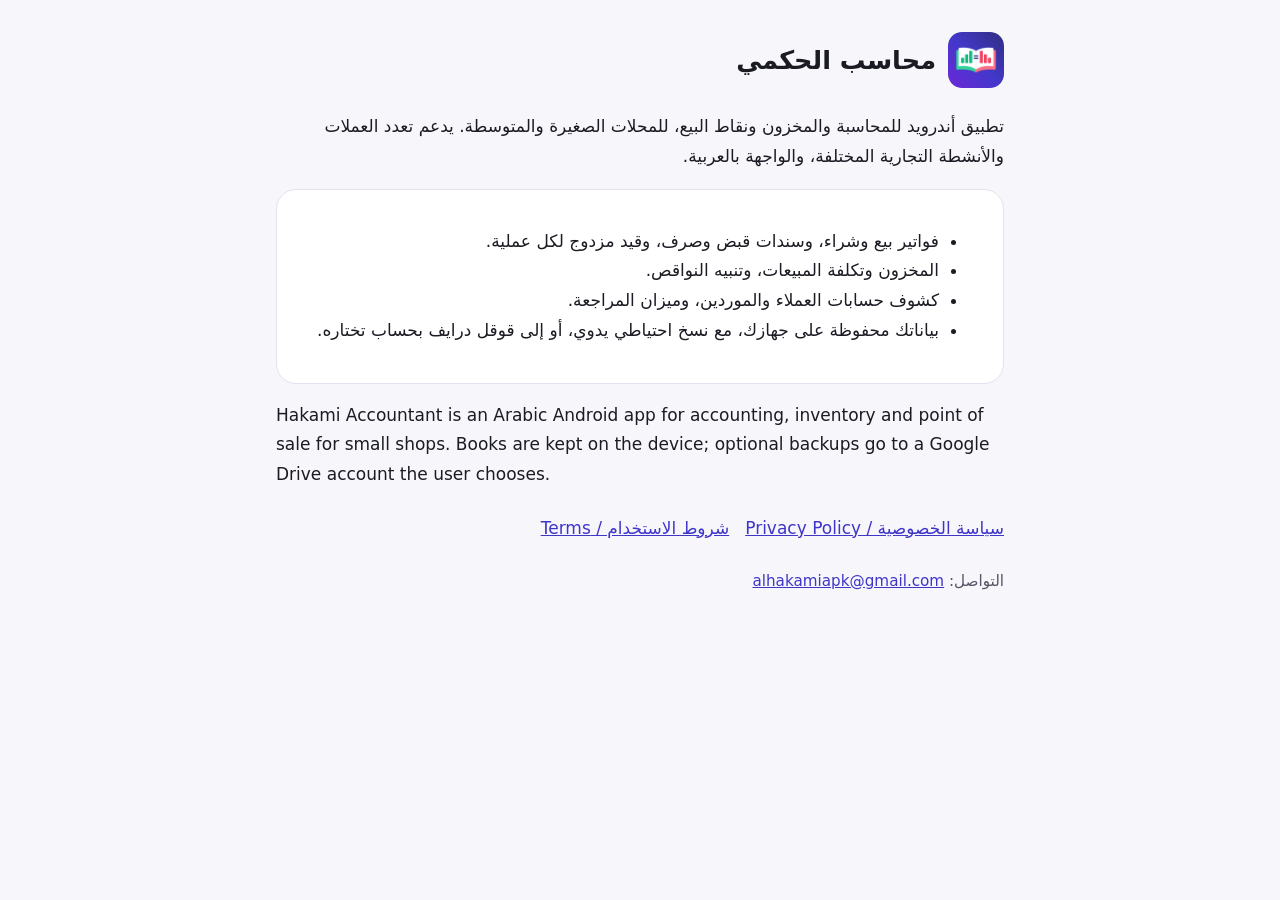
<file: index.html>
<!doctype html>
<html lang="ar" dir="rtl">
<head>
<meta charset="utf-8">
<meta name="viewport" content="width=device-width, initial-scale=1">
<title>محاسب الحكمي</title>
<link rel="stylesheet" href="style.css">
</head>
<body>
<main>
<header><img src="logo-512.png" alt="شعار محاسب الحكمي"><h1>محاسب الحكمي</h1></header>
<p>تطبيق أندرويد للمحاسبة والمخزون ونقاط البيع، للمحلات الصغيرة والمتوسطة. يدعم تعدد العملات والأنشطة التجارية المختلفة، والواجهة بالعربية.</p>
<section class="card">
<ul>
<li>فواتير بيع وشراء، وسندات قبض وصرف، وقيد مزدوج لكل عملية.</li>
<li>المخزون وتكلفة المبيعات، وتنبيه النواقص.</li>
<li>كشوف حسابات العملاء والموردين، وميزان المراجعة.</li>
<li>بياناتك محفوظة على جهازك، مع نسخ احتياطي يدوي، أو إلى قوقل درايف بحساب تختاره.</li>
</ul>
</section>
<p lang="en">Hakami Accountant is an Arabic Android app for accounting, inventory and point of sale for small shops. Books are kept on the device; optional backups go to a Google Drive account the user chooses.</p>
<nav><a href="privacy.html">سياسة الخصوصية / Privacy Policy</a><a href="terms.html">شروط الاستخدام / Terms</a></nav>
<p class="muted">التواصل: <a href="mailto:alhakamiapk@gmail.com">alhakamiapk@gmail.com</a></p>
</main>
</body>
</html>
</file>
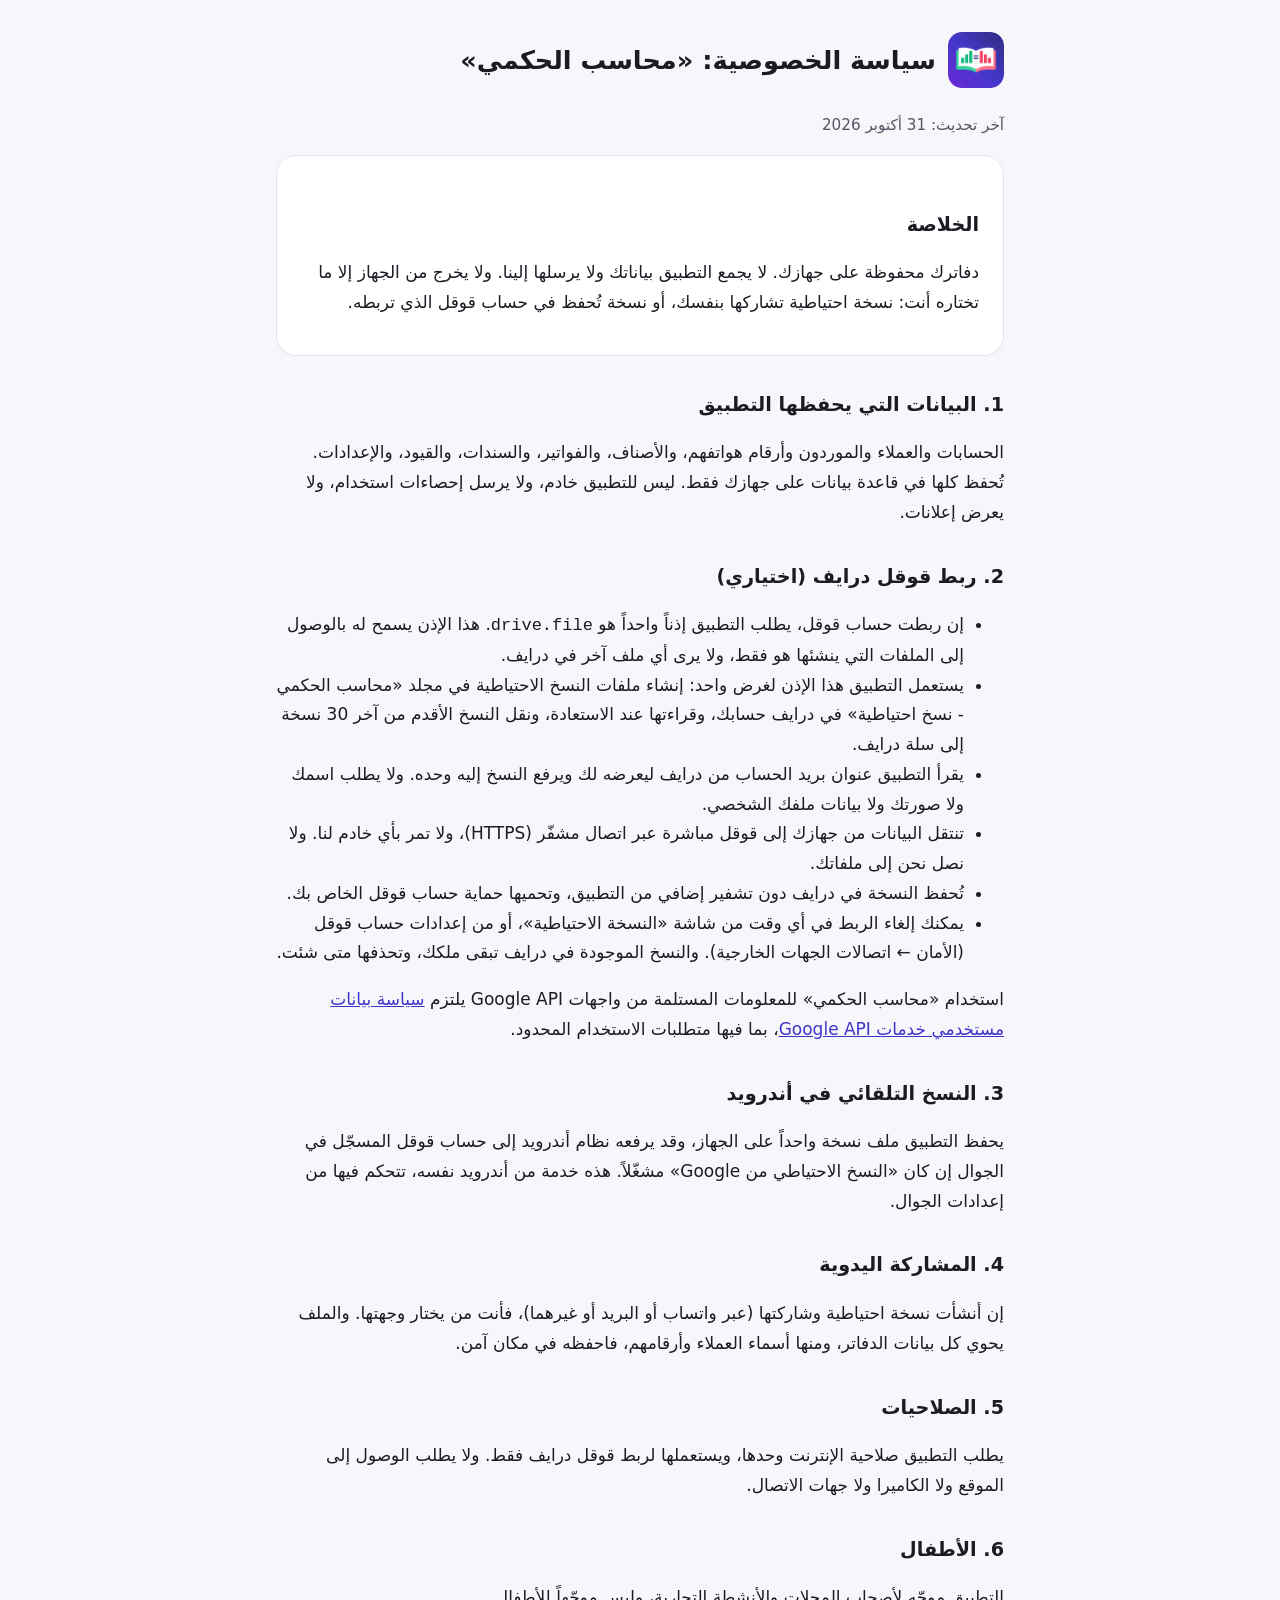
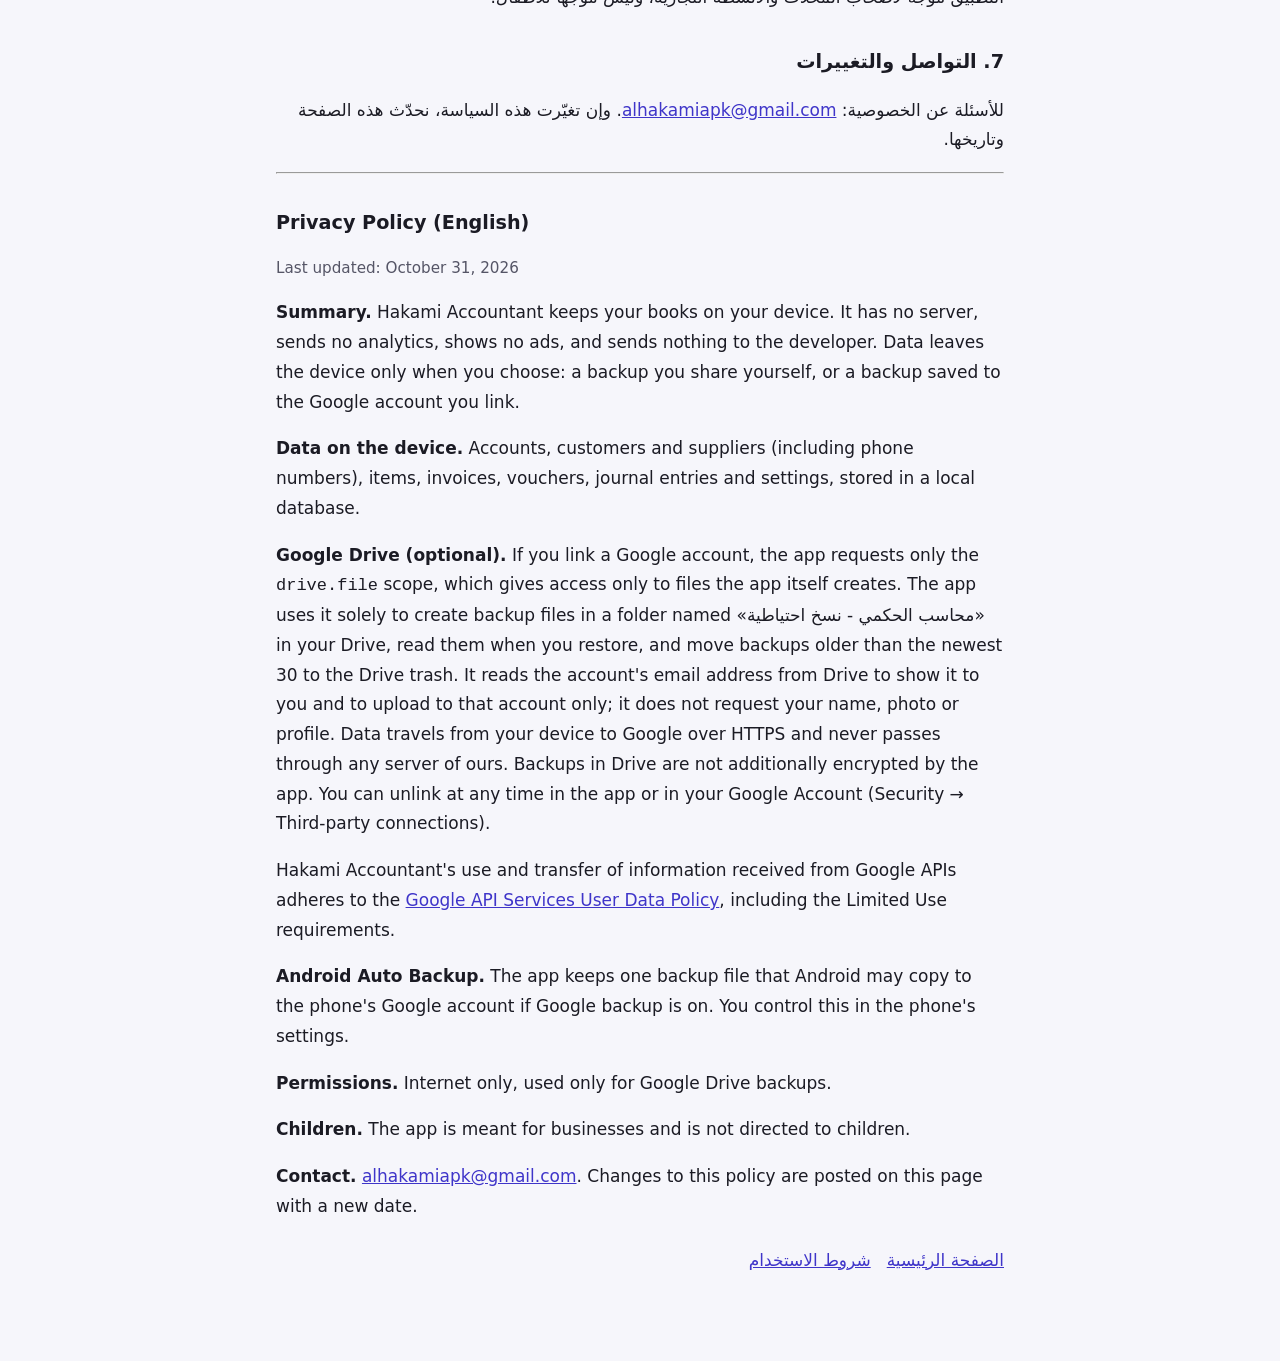
<file: privacy.html>
<!doctype html>
<html lang="ar" dir="rtl">
<head>
<meta charset="utf-8">
<meta name="viewport" content="width=device-width, initial-scale=1">
<title>سياسة الخصوصية - محاسب الحكمي</title>
<link rel="stylesheet" href="style.css">
</head>
<body>
<main>
<header><img src="logo-512.png" alt=""><h1>سياسة الخصوصية: «محاسب الحكمي»</h1></header>
<p class="muted">آخر تحديث: 31 أكتوبر 2026</p>

<section class="card">
<h2>الخلاصة</h2>
<p>دفاترك محفوظة على جهازك. لا يجمع التطبيق بياناتك ولا يرسلها إلينا. ولا يخرج من الجهاز إلا ما تختاره أنت: نسخة احتياطية تشاركها بنفسك، أو نسخة تُحفظ في حساب قوقل الذي تربطه.</p>
</section>

<h2>1. البيانات التي يحفظها التطبيق</h2>
<p>الحسابات والعملاء والموردون وأرقام هواتفهم، والأصناف، والفواتير، والسندات، والقيود، والإعدادات. تُحفظ كلها في قاعدة بيانات على جهازك فقط. ليس للتطبيق خادم، ولا يرسل إحصاءات استخدام، ولا يعرض إعلانات.</p>

<h2>2. ربط قوقل درايف (اختياري)</h2>
<ul>
<li>إن ربطت حساب قوقل، يطلب التطبيق إذناً واحداً هو <code>drive.file</code>. هذا الإذن يسمح له بالوصول إلى الملفات التي ينشئها هو فقط، ولا يرى أي ملف آخر في درايف.</li>
<li>يستعمل التطبيق هذا الإذن لغرض واحد: إنشاء ملفات النسخ الاحتياطية في مجلد «محاسب الحكمي - نسخ احتياطية» في درايف حسابك، وقراءتها عند الاستعادة، ونقل النسخ الأقدم من آخر 30 نسخة إلى سلة درايف.</li>
<li>يقرأ التطبيق عنوان بريد الحساب من درايف ليعرضه لك ويرفع النسخ إليه وحده. ولا يطلب اسمك ولا صورتك ولا بيانات ملفك الشخصي.</li>
<li>تنتقل البيانات من جهازك إلى قوقل مباشرة عبر اتصال مشفّر (HTTPS)، ولا تمر بأي خادم لنا. ولا نصل نحن إلى ملفاتك.</li>
<li>تُحفظ النسخة في درايف دون تشفير إضافي من التطبيق، وتحميها حماية حساب قوقل الخاص بك.</li>
<li>يمكنك إلغاء الربط في أي وقت من شاشة «النسخة الاحتياطية»، أو من إعدادات حساب قوقل (الأمان ← اتصالات الجهات الخارجية). والنسخ الموجودة في درايف تبقى ملكك، وتحذفها متى شئت.</li>
</ul>
<p>استخدام «محاسب الحكمي» للمعلومات المستلمة من واجهات Google API يلتزم <a href="https://developers.google.com/terms/api-services-user-data-policy">سياسة بيانات مستخدمي خدمات Google API</a>، بما فيها متطلبات الاستخدام المحدود.</p>

<h2>3. النسخ التلقائي في أندرويد</h2>
<p>يحفظ التطبيق ملف نسخة واحداً على الجهاز، وقد يرفعه نظام أندرويد إلى حساب قوقل المسجّل في الجوال إن كان «النسخ الاحتياطي من Google» مشغّلاً. هذه خدمة من أندرويد نفسه، تتحكم فيها من إعدادات الجوال.</p>

<h2>4. المشاركة اليدوية</h2>
<p>إن أنشأت نسخة احتياطية وشاركتها (عبر واتساب أو البريد أو غيرهما)، فأنت من يختار وجهتها. والملف يحوي كل بيانات الدفاتر، ومنها أسماء العملاء وأرقامهم، فاحفظه في مكان آمن.</p>

<h2>5. الصلاحيات</h2>
<p>يطلب التطبيق صلاحية الإنترنت وحدها، ويستعملها لربط قوقل درايف فقط. ولا يطلب الوصول إلى الموقع ولا الكاميرا ولا جهات الاتصال.</p>

<h2>6. الأطفال</h2>
<p>التطبيق موجّه لأصحاب المحلات والأنشطة التجارية، وليس موجّهاً للأطفال.</p>

<h2>7. التواصل والتغييرات</h2>
<p>للأسئلة عن الخصوصية: <a href="mailto:alhakamiapk@gmail.com">alhakamiapk@gmail.com</a>. وإن تغيّرت هذه السياسة، نحدّث هذه الصفحة وتاريخها.</p>

<hr>
<section lang="en">
<h2>Privacy Policy (English)</h2>
<p class="muted">Last updated: October 31, 2026</p>
<p><strong>Summary.</strong> Hakami Accountant keeps your books on your device. It has no server, sends no analytics, shows no ads, and sends nothing to the developer. Data leaves the device only when you choose: a backup you share yourself, or a backup saved to the Google account you link.</p>
<p><strong>Data on the device.</strong> Accounts, customers and suppliers (including phone numbers), items, invoices, vouchers, journal entries and settings, stored in a local database.</p>
<p><strong>Google Drive (optional).</strong> If you link a Google account, the app requests only the <code>drive.file</code> scope, which gives access only to files the app itself creates. The app uses it solely to create backup files in a folder named «محاسب الحكمي - نسخ احتياطية» in your Drive, read them when you restore, and move backups older than the newest 30 to the Drive trash. It reads the account's email address from Drive to show it to you and to upload to that account only; it does not request your name, photo or profile. Data travels from your device to Google over HTTPS and never passes through any server of ours. Backups in Drive are not additionally encrypted by the app. You can unlink at any time in the app or in your Google Account (Security → Third-party connections).</p>
<p>Hakami Accountant's use and transfer of information received from Google APIs adheres to the <a href="https://developers.google.com/terms/api-services-user-data-policy">Google API Services User Data Policy</a>, including the Limited Use requirements.</p>
<p><strong>Android Auto Backup.</strong> The app keeps one backup file that Android may copy to the phone's Google account if Google backup is on. You control this in the phone's settings.</p>
<p><strong>Permissions.</strong> Internet only, used only for Google Drive backups.</p>
<p><strong>Children.</strong> The app is meant for businesses and is not directed to children.</p>
<p><strong>Contact.</strong> <a href="mailto:alhakamiapk@gmail.com">alhakamiapk@gmail.com</a>. Changes to this policy are posted on this page with a new date.</p>
</section>
<nav><a href="index.html">الصفحة الرئيسية</a><a href="terms.html">شروط الاستخدام</a></nav>
</main>
</body>
</html>
</file>
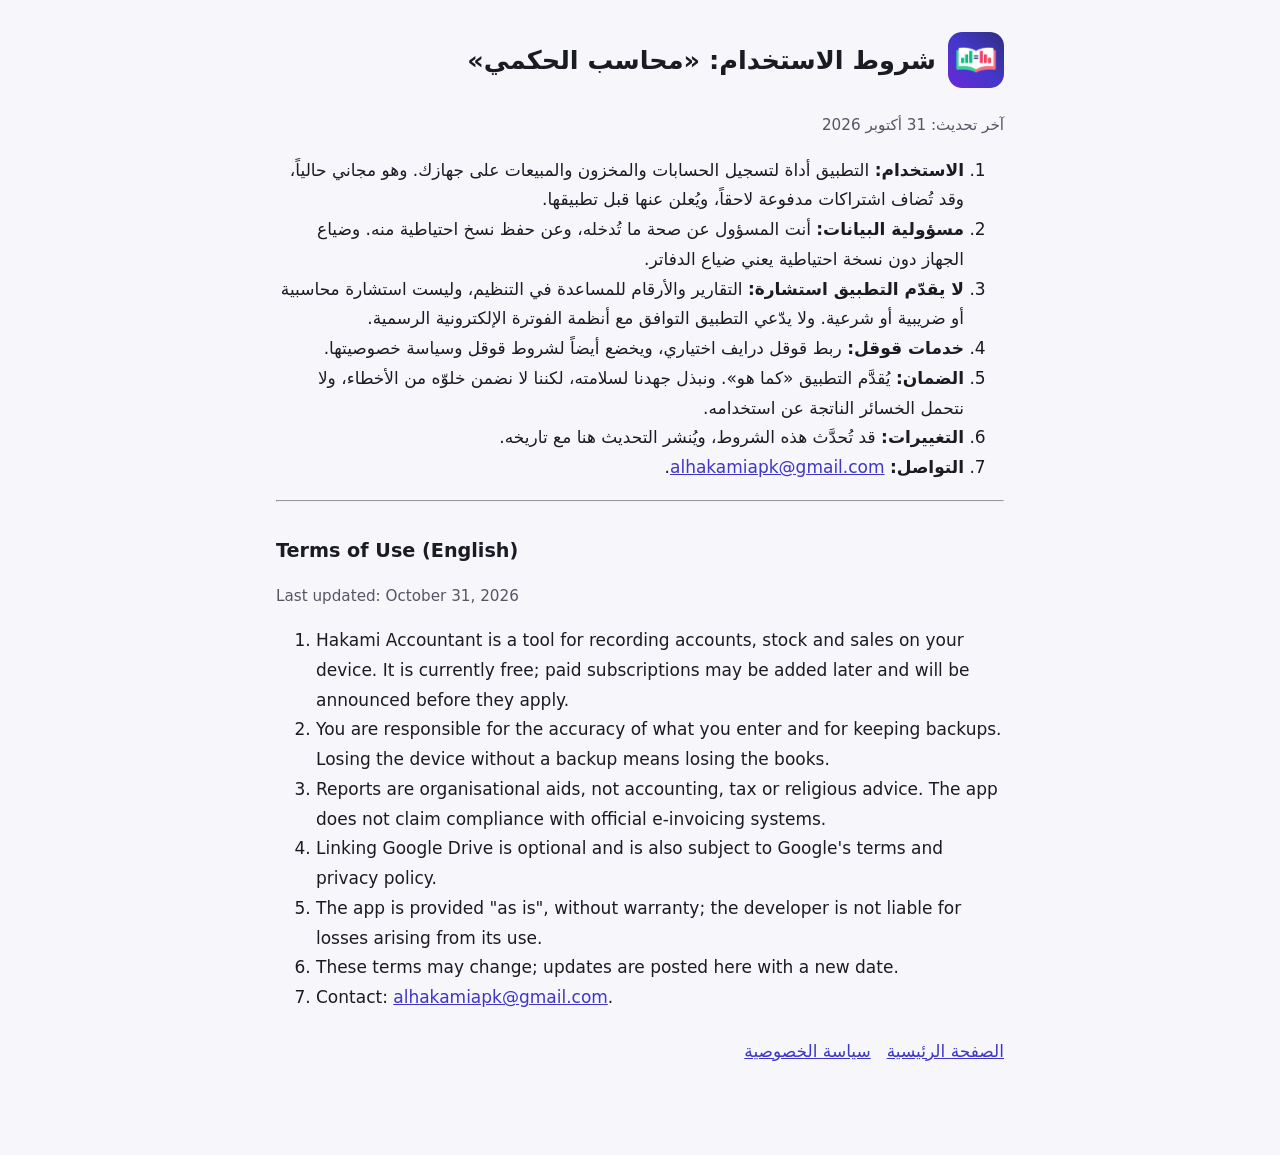
<file: terms.html>
<!doctype html>
<html lang="ar" dir="rtl">
<head>
<meta charset="utf-8">
<meta name="viewport" content="width=device-width, initial-scale=1">
<title>شروط الاستخدام - محاسب الحكمي</title>
<link rel="stylesheet" href="style.css">
</head>
<body>
<main>
<header><img src="logo-512.png" alt=""><h1>شروط الاستخدام: «محاسب الحكمي»</h1></header>
<p class="muted">آخر تحديث: 31 أكتوبر 2026</p>
<ol>
<li><strong>الاستخدام:</strong> التطبيق أداة لتسجيل الحسابات والمخزون والمبيعات على جهازك. وهو مجاني حالياً، وقد تُضاف اشتراكات مدفوعة لاحقاً، ويُعلن عنها قبل تطبيقها.</li>
<li><strong>مسؤولية البيانات:</strong> أنت المسؤول عن صحة ما تُدخله، وعن حفظ نسخ احتياطية منه. وضياع الجهاز دون نسخة احتياطية يعني ضياع الدفاتر.</li>
<li><strong>لا يقدّم التطبيق استشارة:</strong> التقارير والأرقام للمساعدة في التنظيم، وليست استشارة محاسبية أو ضريبية أو شرعية. ولا يدّعي التطبيق التوافق مع أنظمة الفوترة الإلكترونية الرسمية.</li>
<li><strong>خدمات قوقل:</strong> ربط قوقل درايف اختياري، ويخضع أيضاً لشروط قوقل وسياسة خصوصيتها.</li>
<li><strong>الضمان:</strong> يُقدَّم التطبيق «كما هو». ونبذل جهدنا لسلامته، لكننا لا نضمن خلوّه من الأخطاء، ولا نتحمل الخسائر الناتجة عن استخدامه.</li>
<li><strong>التغييرات:</strong> قد تُحدَّث هذه الشروط، ويُنشر التحديث هنا مع تاريخه.</li>
<li><strong>التواصل:</strong> <a href="mailto:alhakamiapk@gmail.com">alhakamiapk@gmail.com</a>.</li>
</ol>
<hr>
<section lang="en">
<h2>Terms of Use (English)</h2>
<p class="muted">Last updated: October 31, 2026</p>
<ol>
<li>Hakami Accountant is a tool for recording accounts, stock and sales on your device. It is currently free; paid subscriptions may be added later and will be announced before they apply.</li>
<li>You are responsible for the accuracy of what you enter and for keeping backups. Losing the device without a backup means losing the books.</li>
<li>Reports are organisational aids, not accounting, tax or religious advice. The app does not claim compliance with official e-invoicing systems.</li>
<li>Linking Google Drive is optional and is also subject to Google's terms and privacy policy.</li>
<li>The app is provided "as is", without warranty; the developer is not liable for losses arising from its use.</li>
<li>These terms may change; updates are posted here with a new date.</li>
<li>Contact: <a href="mailto:alhakamiapk@gmail.com">alhakamiapk@gmail.com</a>.</li>
</ol>
</section>
<nav><a href="index.html">الصفحة الرئيسية</a><a href="privacy.html">سياسة الخصوصية</a></nav>
</main>
</body>
</html>
</file>
<file: style.css>
:root{--bg:#f6f6fb;--fg:#1b1b24;--muted:#555566;--card:#ffffff;--brand:#3f35c9;--line:#e3e3ee}
@media (prefers-color-scheme:dark){:root{--bg:#0d0e14;--fg:#ececf3;--muted:#a7a7b8;--card:#171824;--brand:#a9a3ff;--line:#2a2b3a}}
*{box-sizing:border-box}
body{margin:0;background:var(--bg);color:var(--fg);font:17px/1.75 system-ui,-apple-system,"Segoe UI",Tahoma,sans-serif}
main{max-width:760px;margin:0 auto;padding:32px 16px 64px}
header{display:flex;align-items:center;gap:12px;margin-bottom:24px}
header img{width:56px;height:56px;border-radius:14px}
h1{font-size:1.6rem;margin:0}
h2{font-size:1.2rem;margin:32px 0 8px}
p,li{color:var(--fg)}
.muted{color:var(--muted);font-size:.95rem}
section.card{background:var(--card);border:1px solid var(--line);border-radius:20px;padding:20px 24px;margin:16px 0}
a{color:var(--brand)}
nav{display:flex;flex-wrap:wrap;gap:16px;margin:24px 0}
[lang=en]{direction:ltr;text-align:left}
</file>
